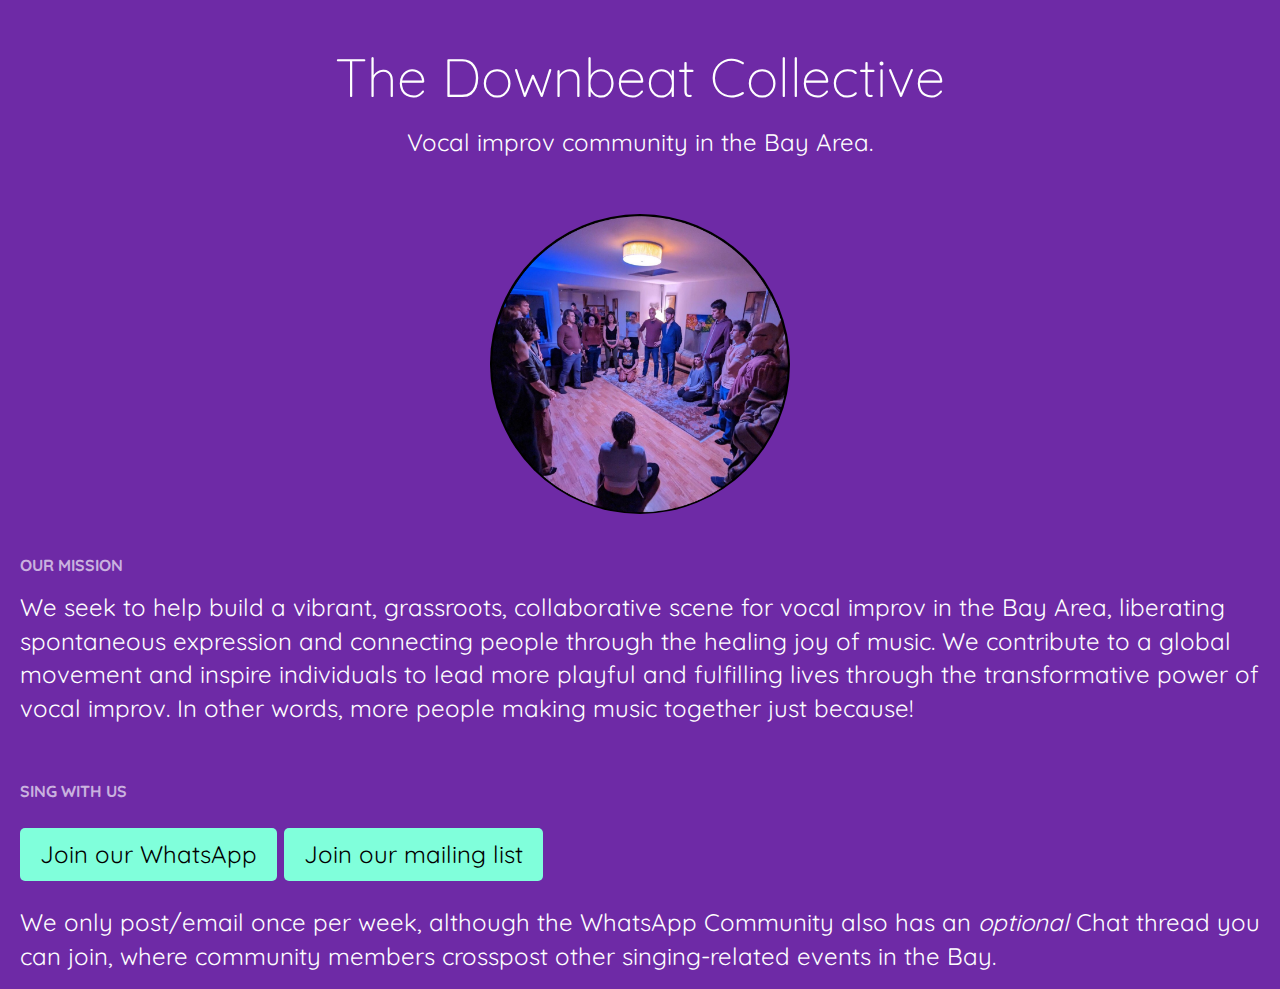
<file: index.html>
<html>
	<head>
		<title>The Downbeat Collective</title>
		<meta charset="utf-8" />
		<meta name="viewport" content="width=device-width, initial-scale=1" />
    <meta name="keywords" content="The Downbeat Collective">
    <meta name="author" content="The Downbeat Collective">

    <link href="https://fonts.googleapis.com/css?family=Quicksand:300,400" rel="stylesheet">
		<link rel="stylesheet" href="css/normalize.css" />
		<link rel="stylesheet" href="css/index.css" />
	</head>
	<body>
    <header>
      <h1>The Downbeat Collective</h1>
      <p>Vocal improv community in the Bay Area.</p>
    </header>
    <div class='home'>
      <div class='portrait'>
        <img src='img/avatar.png' class='avatar' />
      </div>
      <div class='content'>
        <h3>Our Mission</h3>
        <p>
        We seek to help build a vibrant, grassroots, collaborative scene for vocal improv in the Bay Area, liberating spontaneous expression and connecting people through the healing joy of music. We contribute to a global movement and inspire individuals to lead more playful and fulfilling lives through the transformative power of vocal improv. In other words, more people making music together just because!
        </p>
      </div>
    </div>

    <div class='body'>
      <h3>Sing with us</h3>
      <p>
        <a class='btn' href='https://chat.whatsapp.com/GdS0BVqJWfM8VqeJmivJ4d'>Join our WhatsApp</a>
        <a class='btn' href='https://forms.gle/Q9FnQB9J71qPXCVk6'>Join our mailing list</a>
      </p>
      <p>
        We only post/email once per week, although the WhatsApp Community also has an <em>optional</em> Chat thread you can join, where community members crosspost other singing-related events in the Bay.
      </p>
    </div>
  </body>
</html>
</file>
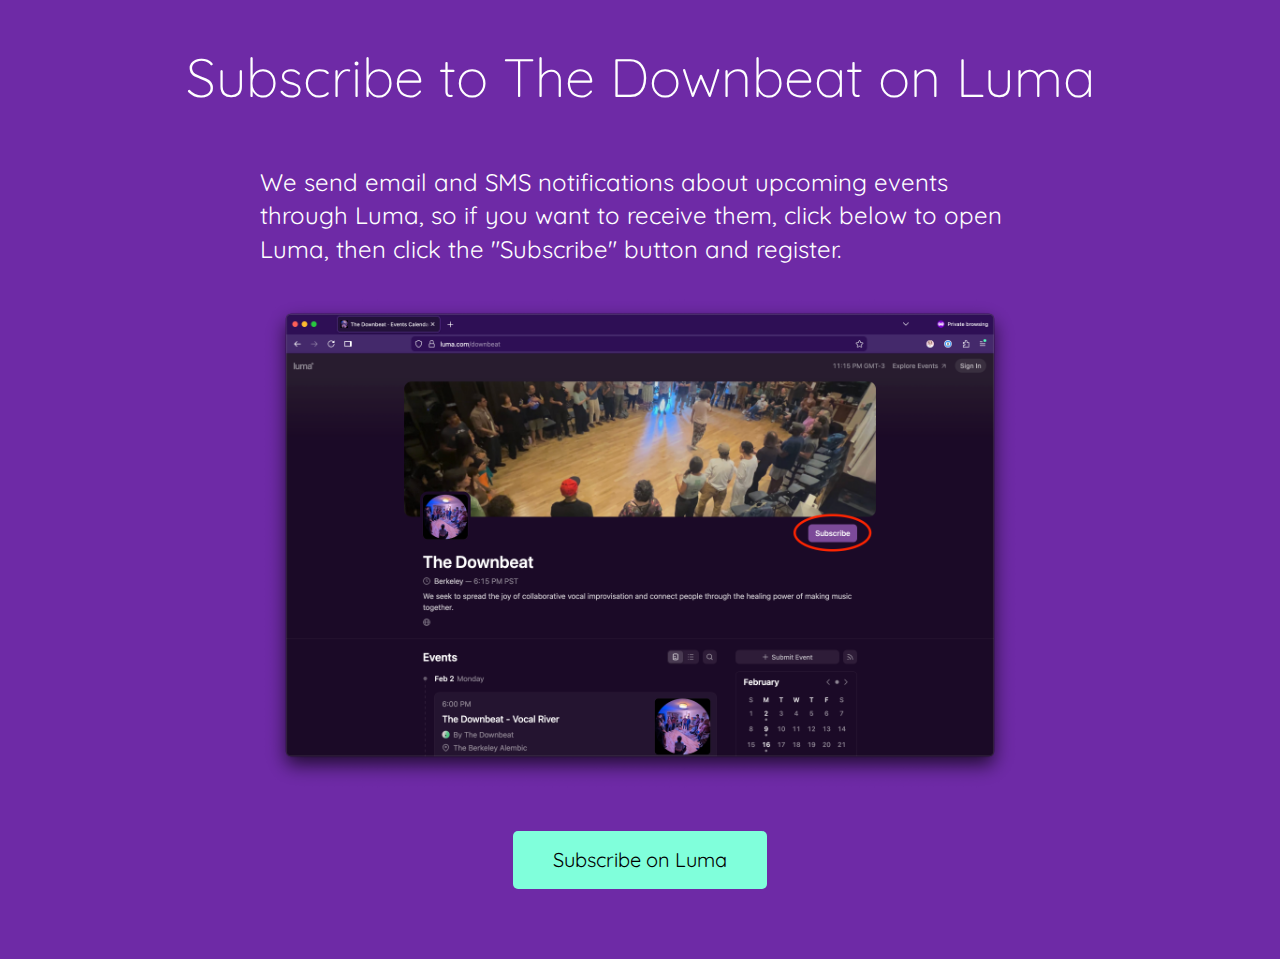
<file: subscribe.html>
<html>
	<head>
		<title>Subscribe - The Downbeat Collective</title>
		<meta charset="utf-8" />
		<meta name="viewport" content="width=device-width, initial-scale=1" />
    <meta name="keywords" content="The Downbeat Collective">
    <meta name="author" content="The Downbeat Collective">

    <link href="https://fonts.googleapis.com/css?family=Quicksand:300,400" rel="stylesheet">
		<link rel="stylesheet" href="css/normalize.css" />
		<link rel="stylesheet" href="css/index.css" />
		<style>
			.subscribe-page {
				max-width: 800px;
				margin: 0 auto;
				padding: 0 20px 60px;
				text-align: center;
			}
			.subscribe-page h2 {
				margin-top: 0;
			}
			.subscribe-page p {
				text-align: left;
				margin-bottom: 30px;
			}
			.subscribe-page img {
				max-width: 100%;
				border-radius: 10px;
				margin-bottom: 30px;
				cursor: pointer;
			}
			.subscribe-page .btn {
				font-size: 20px;
				padding: 15px 40px;
			}
		</style>
	</head>
	<body>
    <header>
      <h1>Subscribe to The Downbeat on Luma</h1>
    </header>
    <div class="subscribe-page">
      <p>
        We send email and SMS notifications about upcoming events through Luma, so if you want to receive them, click below to open Luma, then click the "Subscribe" button and register.
      </p>
      <a href="https://lu.ma/downbeat">
        <img src="img/luma-subscribe.png" alt="Luma Subscribe button screenshot" />
      </a>
      <br />
      <a class="btn" href="https://lu.ma/downbeat">Subscribe on Luma</a>
    </div>
  </body>
</html>
</file>
<file: css/index.css>
:root {
  --page-width: 1300px;
}

* { box-sizing: border-box; }

html {
  font-family: 'Quicksand', sans-serif;
  font-weight: 400;
  font-size: 24px;
  line-height: 1.4;
}

h1 {
  font-size: 54px;
  margin: 0 0 10px;
}

h2 {
  margin-top: 40px;
  font-size: 26px;
}

h3 {
  font-size: 16px;
  opacity: 0.64;
  margin: 58px 0 15px;
  text-transform: uppercase;
}
h2:first-child, h3:first-child { margin-top: 0; }

h1 { font-weight: 300; }  
h2 { font-weight: 300; }  
h3 { font-weight: 700; }  

p {
  margin: 0 0 15px 0;
}

blockquote {
  font-size: 28px;
  line-height: 1.4;
  font-weight: 300;
  text-align: center;
}

ul {
  list-style-type: none;
  padding-left: 0px;
}

ul li:before { content: "- "; }

b, strong { font-weight: 700; }

a { color: white; }
a.secret { text-decoration: none; }
a.secret:hover { text-decoration: underline; }

a.btn {
  display: inline-block;
  padding: 10px 20px;
  background: #80FFDB;
  color: black;
  border-radius: 5px;
  text-decoration: none;
  margin: 10px 0;
}

body {
  background: #6E2AA6;
  color: white;
}

body.dark { background: hsl(0, 10.8%, 12.7%); }

header {
  padding: 40px;
  text-align: center;
}

.post {
  max-width: 730px;
  margin: 0 auto 40px;
  padding: 0 20px;
}
.post p {
  font-size: 20px;
  margin: 0 0 30px 0;
  line-height: 1.7;
}
.post img {
  max-width: 80%;
  margin: 0 auto 30px auto;
  display: block;
  border-radius: 5px;
}
.post .caption {
  font-size: 18px;
  opacity: 0.64;
  margin: -15px 0 30px 0;
  text-align: center;
}

.home {
  width: var(--page-width);
  margin: auto;
  display: flex;
  flex-direction: row-reverse;
}

.portrait, .content {
  width: 100%;
}

.portrait { text-align: center; }
.portrait img {
  border-radius: 50%;
  max-width: 300px;
}

img.stella {
  border-radius: 13px;
  width: 100%;
  margin: 20px 0;
}

.body {
  width: var(--page-width);
  margin: 20px auto;
}

@media (max-width: 1300px) {
  .home {
    width: auto;
    flex-direction: column;
  }
  .content { padding: 40px 20px; }
  .body {
    width: auto;
    padding: 0 20px;
    margin: 0;
  }
}

@media (max-width: 500px) {
  header { padding: 25px 20px 20px; }
  h1 { font-size: 37px; }
  .portrait img {
    width: 100%;
    max-width: 100%;
  }
}
</file>
